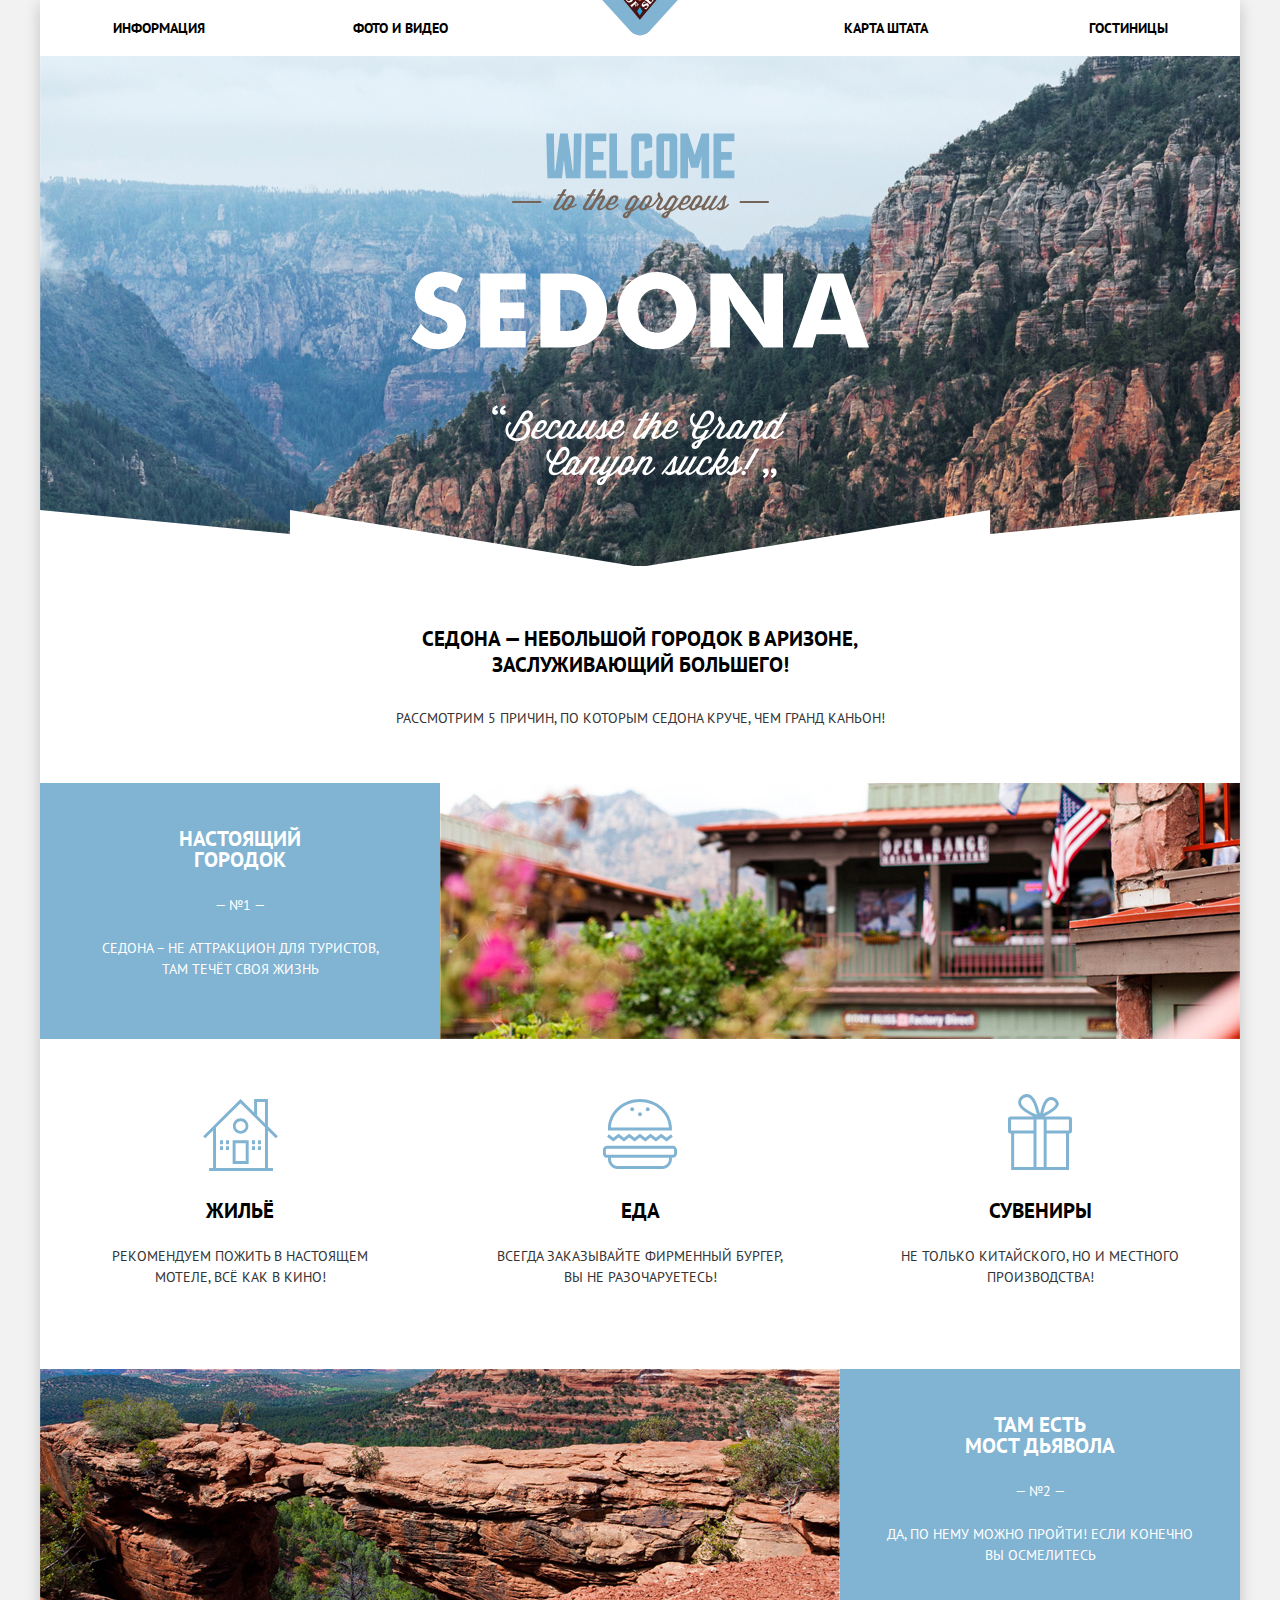
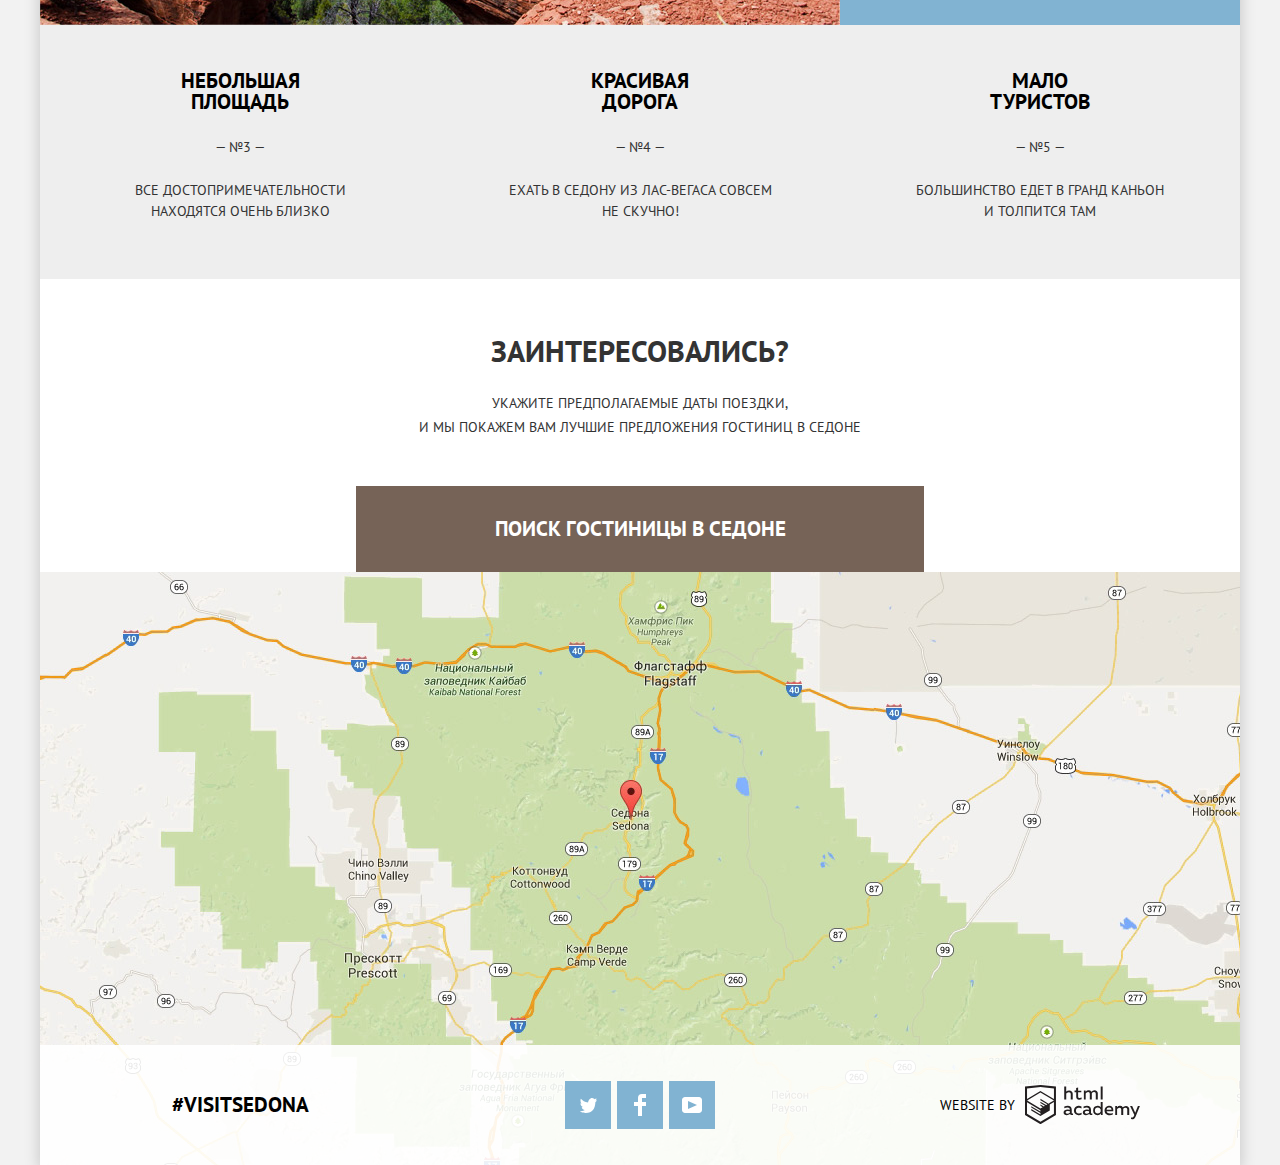
<file: index.html>
<!DOCTYPE html>
<html lang="ru">
	<head>
		<meta charset="utf-8">
		<title>HTML Academy: Седона</title>
		<link href="https://fonts.googleapis.com/css?family=PT+Sans:400,700&amp;subset=cyrillic" rel="stylesheet">
		<link rel="stylesheet" href="css/normalize.css">
		<link rel="stylesheet" href="css/style.min.css">
	</head>
	<body class="no-js">
		<div class="page-wrapper">
			<header class="main-header">
				<nav class="main-navigation">
					<a class="main-header-logo">
						<img src="img/logo.svg" width="140" height="72" alt="Логотип City of Sedona">
					</a>
					<ul class="site-navigation">
						<li><a href="#">Информация</a></li>
						<li><a href="#">Фото и видео</a></li>
						<li><a href="#">Карта штата</a></li>
						<li><a href="catalog.html">Гостиницы</a></li>
					</ul>
				</nav>
			</header>
			<main>
				<h1 class="visually-hidden">Туристический город Седона</h1>
				<div class="welcome">
					<img src="img/intro-welcome.svg" width="459" height="353" alt="Welcome to the gorgeous Sedona">
				</div>
				<div class="intro">
					<b>Седона &mdash; небольшой городок в Аризоне, заслуживающий большего!</b>
				</div>
				<p class="summary">Рассмотрим 5 причин, по которым Седона круче, чем гранд каньон!</p>
				<section class="features">
					<h2 class="visually-hidden">Причины посетить в Седону</h2>
					<ul class="features-list">
						<li class="features-item">
							<div class="features-description blue-background">
								<h3 class="features-title">Настоящий городок</h3>
								<span class="features-number">&mdash; №1 &mdash;</span>
								<p class="summary">Седона &ndash; не аттракцион для туристов, там течёт своя жизнь</p>
							</div>
							<div class="features-image">
								<img src="img/features1.jpg" width="800" height="256" alt="Фото города">
							</div>
							<ul class="features-sublist">
								<li class="features-sublist-item">
									<h3>Жильё</h3>
									<p class="summary">Рекомендуем пожить в настоящем мотеле, всё как в кино!</p>
								</li>
								<li class="features-sublist-item">
									<h3>Еда</h3>
									<p class="summary">Всегда заказывайте фирменный бургер, вы не разочаруетесь!</p>
								</li>
								<li class="features-sublist-item">
									<h3>Сувениры</h3>
									<p class="summary">Не только китайского, но и местного производства!</p>
								</li>
							</ul>
						</li>
						<li class="features-item">
							<div class="features-description blue-background">
								<h3 class="features-title">Там есть<br>Мост дьявола</h3>
								<span class="features-number">&mdash; №2 &mdash;</span>
								<p class="summary">Да, по нему можно пройти! Если конечно вы осмелитесь</p>
							</div>
							<div class="features-image">
								<img src="img/features2.jpg" width="800" height="256" alt="Фото моста">
							</div>
						</li>
						<li class="features-item grey-background">
							<h3 class="features-title">Небольшая площадь</h3>
							<span class="features-number">&mdash; №3 &mdash;</span>
							<p class="summary">Все достопримечательности находятся очень близко</p>
						</li>
						<li class="features-item grey-background">
							<h3 class="features-title">Красивая дорога</h3>
							<span class="features-number">&mdash; №4 &mdash;</span>
							<p class="summary">Ехать в Седону из Лас-Вегаса совсем не скучно!</p>
						</li>
						<li class="features-item grey-background">
							<h3 class="features-title">Мало туристов</h3>
							<span class="features-number">&mdash; №5 &mdash;</span>
							<p class="summary">Большинство едет в гранд каньон и толпится там</p>
						</li>
					</ul>
				</section>
				<section class="booking">
					<h2>Заинтересовались?</h2>
					<p>Укажите предполагаемые даты поездки,<br>и мы покажем вам лучшие предложения гостиниц в Cедоне</p>
					<div>
						<button class="modal-open-button" type="button">Поиск гостиницы в Седоне</button>
					</div>
				</section>
				<section class="modal-search">
					<h2 class="visually-hidden">Параметры поиска гостиницы в Седоне</h2>
					<form class="search-hotel-form" action="https://echo.htmlacademy.ru" method="post">
						<p class="search-hotel-item arrival-item">
							<label for="arrival-date">Дата заезда:</label>
							<input id="arrival-date" type="text" name="arrival-date" value="" placeholder="24 апреля 2017">
							<button class="calendar" type="button">
								Календарь
								<svg xmlns="http://www.w3.org/2000/svg" width="21" height="22" viewBox="0 0 21 22">
									<path d="M19.251 2.025h-2.845V.648c0-.381-.294-.689-.656-.689-.363 0-.656.308-.656.689v1.377h-3.938V.648c0-.381-.294-.689-.655-.689-.363 0-.657.308-.657.689v1.377H5.906V.648c0-.381-.294-.689-.656-.689-.363 0-.657.308-.657.689v1.377H1.75C.784 2.025 0 2.847 0 3.862v16.302C0 21.179.784 22 1.75 22h17.501c.966 0 1.749-.821 1.749-1.836V3.862c0-1.015-.783-1.837-1.749-1.837zm.437 18.139a.448.448 0 0 1-.437.459H1.75a.45.45 0 0 1-.438-.459V3.862a.45.45 0 0 1 .438-.459h2.844v1.378c0 .381.294.689.657.689.362 0 .656-.308.656-.689V3.403h3.938v1.378c0 .381.294.689.657.689.361 0 .655-.308.655-.689V3.403h3.938v1.378c0 .381.293.689.656.689.362 0 .656-.308.656-.689V3.403h2.845c.241 0 .437.206.437.459v16.302z"></path>
									<path d="M4.594 8.225h2.625v2.066H4.594zM4.594 11.668h2.625v2.067H4.594zM4.594 15.112h2.625v2.066H4.594zM9.188 15.112h2.625v2.066H9.188zM9.188 11.668h2.625v2.067H9.188zM9.188 8.225h2.625v2.066H9.188zM13.781 15.112h2.625v2.066h-2.625zM13.781 11.668h2.625v2.067h-2.625zM13.781 8.225h2.625v2.066h-2.625z"></path>
								</svg>
							</button>
						</p>
						<p class="search-hotel-item departure-item">
							<label for="departure-date">Дата выезда:</label>
							<input id="departure-date" type="text" name="departure-date" value="" placeholder="4 июля 2017">
							<button class="calendar" type="button">
								Календарь
								<svg xmlns="http://www.w3.org/2000/svg" width="21" height="22" viewBox="0 0 21 22">
									<path d="M19.251 2.025h-2.845V.648c0-.381-.294-.689-.656-.689-.363 0-.656.308-.656.689v1.377h-3.938V.648c0-.381-.294-.689-.655-.689-.363 0-.657.308-.657.689v1.377H5.906V.648c0-.381-.294-.689-.656-.689-.363 0-.657.308-.657.689v1.377H1.75C.784 2.025 0 2.847 0 3.862v16.302C0 21.179.784 22 1.75 22h17.501c.966 0 1.749-.821 1.749-1.836V3.862c0-1.015-.783-1.837-1.749-1.837zm.437 18.139a.448.448 0 0 1-.437.459H1.75a.45.45 0 0 1-.438-.459V3.862a.45.45 0 0 1 .438-.459h2.844v1.378c0 .381.294.689.657.689.362 0 .656-.308.656-.689V3.403h3.938v1.378c0 .381.294.689.657.689.361 0 .655-.308.655-.689V3.403h3.938v1.378c0 .381.293.689.656.689.362 0 .656-.308.656-.689V3.403h2.845c.241 0 .437.206.437.459v16.302z"></path>
									<path d="M4.594 8.225h2.625v2.066H4.594zM4.594 11.668h2.625v2.067H4.594zM4.594 15.112h2.625v2.066H4.594zM9.188 15.112h2.625v2.066H9.188zM9.188 11.668h2.625v2.067H9.188zM9.188 8.225h2.625v2.066H9.188zM13.781 15.112h2.625v2.066h-2.625zM13.781 11.668h2.625v2.067h-2.625zM13.781 8.225h2.625v2.066h-2.625z"></path>
								</svg>
							</button>
						</p>
						<div class="item-wrapper">
						<div class="search-hotel-item adult-item">
							<label for="adult-number">Взрослые:</label>
							<div class="search-hotel-item-btn">
								<input id="adult-number" type="text" name="adult-number" value="" placeholder="2">
								<button class="minus-btn" type="button">Минус</button>
								<button class="plus-btn" type="button">Плюс</button>
							</div>
						</div>
						<div class="search-hotel-item children-item">
							<label class="children-number" for="children-number">Дети:</label>
							<div class="search-hotel-item-btn">
								<input id="children-number" type="text" name="children-number" value="" placeholder="0">
								<button class="minus-btn" type="button">Минус</button>
								<button class="plus-btn" type="button">Плюс</button>
							</div>
						</div>
						</div>
						<button class="modal-search-button" type="submit">
							Найти
						</button>
					</form>
				</section>
				<div class="map">
					<iframe src="https://www.google.com/maps/embed?pb=!1m18!1m12!1m3!1d418821.0767118998!2d-112.03239201950795!3d34.90853691144896!2m3!1f0!2f0!3f0!3m2!1i1024!2i768!4f13.1!3m3!1m2!1s0x872da132f942b00d%3A0x5548c523fa6c8efd!2z0KHQtdC00L7QvdCwLCDQkNGA0LjQt9C-0L3QsCA4NjMzNiwg0KHQqNCQ!5e0!3m2!1sru!2sru!4v1544948900220" width="1200" height="593" style="border:0" allowfullscreen></iframe>
					<img src="img/map.jpg" width="1200" height="593" alt="Карта Седона">
				</div>
			</main>
			<footer>
				<div class="footer-hashtag">
					<b>#visitsedona</b>
				</div>
				<div class="footer-social">
					<ul>
						<li>
							<a class="social-button" href="#">
								<span class="visually-hidden">Twitter</span>
								<svg xmlns="http://www.w3.org/2000/svg" xmlns:xlink="http://www.w3.org/1999/xlink" width="17" height="15" viewBox="0 0 17 15">
									<path fill="#FFF" d="M10.95.144c1.685-.496 2.984.27 3.577 1.179.673-.231 1.331-.481 2.011-.708a2.345 2.345 0 0 1-.857 1.768c.685.17 1.304-.491 1.304-.491-.169 1-1.006 1.788-1.563 2.024-.231 6.75-3.175 11.217-10.077 11.082h-.446c-.41 0-4.164-.46-4.898-1.887 2.271.196 3.893-.422 4.693-1.177-.96-.3-2.679-.477-2.979-2.95.349.106.564.228 1.19.119C1.705 8.247.374 7.53.448 5.33c.285.328 1.067.536 1.34.472C1.085 5.561-.182 2.442.894.85c1.818 1.854 3.735 3.606 7.152 3.773C8.254 2.33 9.183.793 10.95.144z"></path>
								</svg>
							</a>
						</li>
						<li>
							<a class="social-button" href="#">
								<span class="visually-hidden">Facebook</span>
								<svg xmlns="http://www.w3.org/2000/svg" width="12" height="22" viewBox="0 0 12 22">
									<path fill="#FFF" d="M12 4V0H8a4 4 0 0 0-4 4v4H0v4h4v10h4V12h4V8H8V4h4z"></path>
								</svg>
							</a>
						</li>
						<li>
							<a class="social-button" href="#">
								<span class="visually-hidden">Youtube</span>
								<svg xmlns="http://www.w3.org/2000/svg" xmlns:xlink="http://www.w3.org/1999/xlink" width="20" height="16" viewBox="0 0 20 16">
									<path fill="#FFF" d="M17 0H3C1.35 0 0 1.35 0 3v10c0 1.65 1.35 3 3 3h14c1.65 0 3-1.35 3-3V3c0-1.65-1.35-3-3-3zM6.027 11.998V4.002L15.014 8l-8.987 3.998z"></path>
								</svg>
							</a>
						</li>
					</ul>
				</div>
				<div class="footer-copyright">
					<b>Website by</b>
					<a class="button copyright-button" href="https://htmlacademy.ru/intensive/htmlcss">
						<span class="visually-hidden">HTML Academy</span>
						<svg id="Layer_1" data-name="Layer 1" xmlns="http://www.w3.org/2000/svg" viewBox="0 0 108.08 36.85">
							<title>logo-htmlacademy-small1</title>
							<path d="M44.61,26.88a2,2,0,0,0,.55-0.1v1.33a3.25,3.25,0,0,1-1.18.21,1.67,1.67,0,0,1-1.67-1,4.84,4.84,0,0,1-3.14,1.08c-1.51,0-2.91-.83-2.91-2.55,0-2.13,2-2.79,3.71-2.79a11.08,11.08,0,0,1,2.17.25v-0.3c0-1-.76-1.77-2.19-1.77a7.42,7.42,0,0,0-3,.64v-1.7a10.21,10.21,0,0,1,3.19-.55c2.36,0,3.81,1.12,3.81,3.65v3a0.54,0.54,0,0,0,.49.59h0.17Zm-6.44-1.13A1.35,1.35,0,0,0,39.63,27h0.11a3.39,3.39,0,0,0,2.41-1V24.58a9.72,9.72,0,0,0-1.81-.21c-1,0-2.16.33-2.16,1.38h0Zm12.36-6.11a5,5,0,0,1,2.57.64V22a4.08,4.08,0,0,0-2.3-.7,2.75,2.75,0,1,0,0,5.49,5,5,0,0,0,2.43-.64v1.71a6.27,6.27,0,0,1-2.76.57A4.21,4.21,0,0,1,46,24.51q0-.21,0-0.41a4.32,4.32,0,0,1,4.18-4.46h0.38Zm12.17,7.24a2,2,0,0,0,.55-0.1v1.33a3.25,3.25,0,0,1-1.18.21,1.67,1.67,0,0,1-1.67-1,4.84,4.84,0,0,1-3.14,1.08c-1.51,0-2.91-.83-2.91-2.55,0-2.13,2-2.79,3.71-2.79a11.08,11.08,0,0,1,2.17.25v-0.3c0-1-.76-1.77-2.19-1.77a7.42,7.42,0,0,0-3,.64v-1.7a10.21,10.21,0,0,1,3.19-.55c2.36,0,3.81,1.12,3.81,3.65v3a0.54,0.54,0,0,0,.49.59h0.17Zm-6.44-1.13A1.35,1.35,0,0,0,57.73,27h0.11a3.39,3.39,0,0,0,2.41-1V24.58a9.72,9.72,0,0,0-1.81-.21c-1.06,0-2.16.33-2.16,1.38h0ZM73,16V28.2H71.35V26.88a3.88,3.88,0,0,1-3.19,1.54,4.4,4.4,0,0,1,0-8.78,3.81,3.81,0,0,1,3,1.3V16H73Zm-4.53,5.22a2.76,2.76,0,1,0,0,5.52A2.86,2.86,0,0,0,71.15,25V23A2.91,2.91,0,0,0,68.49,21.27ZM79,19.64c3.31,0,4.46,2.68,3.92,5.09H76.7c0.21,1.5,1.67,2.11,3.19,2.11a6.11,6.11,0,0,0,2.64-.59v1.6a7.14,7.14,0,0,1-3,.57C77,28.42,74.78,27,74.78,24a4.18,4.18,0,0,1,4-4.39H79Zm0.09,1.54a2.28,2.28,0,0,0-2.44,2.1v0.06H81.3A2,2,0,0,0,79.13,21.18Zm5.73,7V19.87h1.65v1a3.81,3.81,0,0,1,2.78-1.27A2.86,2.86,0,0,1,91.89,21a4.12,4.12,0,0,1,2.91-1.33A3.06,3.06,0,0,1,98,23V28.2h-1.9V23.05a1.59,1.59,0,0,0-1.42-1.75H94.42a2.8,2.8,0,0,0-2.07,1.12V28.2h-1.9V23.05A1.59,1.59,0,0,0,89,21.31H88.8a3,3,0,0,0-2.21,1.29v5.63H84.86Zm21.31-8.33h1.9l-3.91,9.46c-0.9,2.17-2.09,2.86-3.35,2.86a4.76,4.76,0,0,1-1.1-.14V30.46a2.86,2.86,0,0,0,.85.12c0.9,0,1.58-.64,2.07-1.9l0.17-.42-4-8.4h2l2.86,6.29ZM38.73,1.46V6.22a3.81,3.81,0,0,1,2.7-1.14,3.25,3.25,0,0,1,3.44,3.4v5.15H43V8.72a1.81,1.81,0,0,0-1.61-2h-0.3a2.93,2.93,0,0,0-2.32,1.39v5.52h-1.9V1.46h1.9ZM49.94,2.31v3h3V6.91h-3v3.81c0,1.1.5,1.46,1.58,1.46a4.49,4.49,0,0,0,1.69-.33v1.6A6.8,6.8,0,0,1,51,13.8a2.55,2.55,0,0,1-2.86-2.74V6.89H46.58V5.26h1.5V2.74Zm5.4,11.31V5.28H57v1A3.81,3.81,0,0,1,59.77,5a2.86,2.86,0,0,1,2.6,1.33A4.12,4.12,0,0,1,65.28,5,3.06,3.06,0,0,1,68.44,8.4v5.21h-1.9V8.46a1.59,1.59,0,0,0-1.42-1.75H64.89a2.8,2.8,0,0,0-2.07,1.12v5.78h-1.9V8.46A1.59,1.59,0,0,0,59.5,6.71H59.27A3,3,0,0,0,57.06,8v5.63H55.34ZM71.17,1.45H73V13.6H71.17V1.45ZM14.71,0H14.55L0,1.54V28.21l14.55,8.66,14.55-8.66V1.54Zm12.5,27.1L14.55,34.64,1.9,27.12V16.18l12.59,7.5V25L5.86,19.9v1.31l8.68,5.21v1.39L5.87,22.65V24l8.68,5.21,8.75-5.24V18.31L27.2,16V27.12Zm0-12.53-3.48,2-1.6,1L14.51,13v1.31L21,18.23H21l-0.14.09-1,.54-5.37-3.2V17l4.24,2.52-1,.67-3.2-1.9v1.31l2.1,1.24L14.5,22.1,2,14.65,14.51,7.11Zm0-1.32L14.49,5.76,1.91,13.25v-10L14.56,1.92,27.21,3.25v10h0Z" transform="translate(0 -0.02)" fill="#231f20"></path>
						</svg>
					</a>
				</div>
			</footer>
		</div>
		<script src="js/script.min.js"></script>
	</body>
</html>
</file>
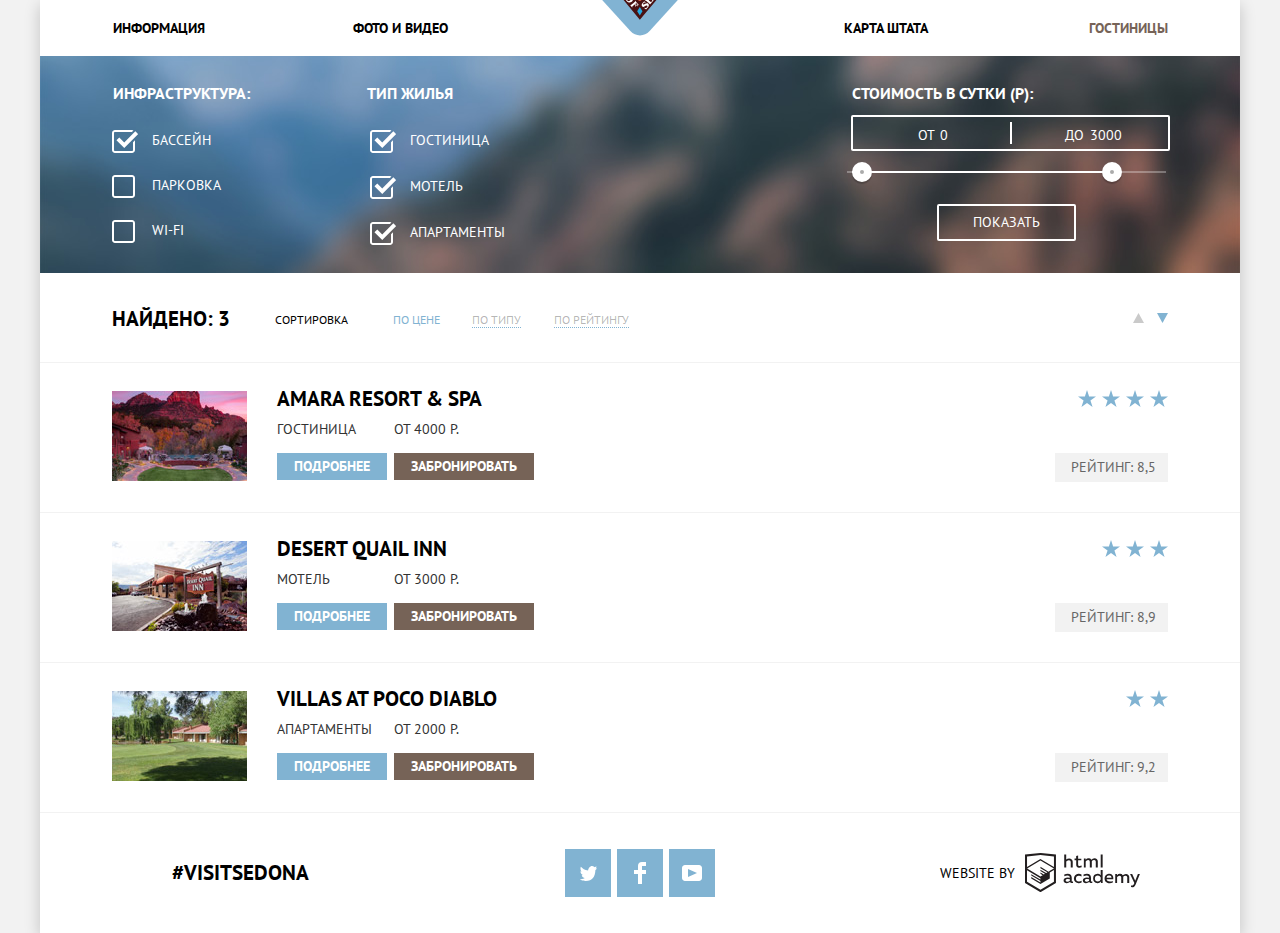
<file: catalog.html>
<!DOCTYPE html>
<html lang="ru">
	<head>
		<meta charset="utf-8">
		<title>HTML Academy: Седона</title>
		<link href="https://fonts.googleapis.com/css?family=PT+Sans:400,700&amp;subset=cyrillic" rel="stylesheet">
		<link rel="stylesheet" href="css/normalize.css">
		<link rel="stylesheet" href="css/style.min.css">
	</head>
	<body>
		<div class="page-wrapper">
			<header class="main-header">
				<nav class="main-navigation">
					<a href="index.html" class="main-header-logo">
						<img src="img/logo.svg" width="140" height="72" alt="Логотип города Седона">
					</a>
					<ul class="site-navigation">
						<li><a href="#">Информация</a></li>
						<li><a href="#">Фото и видео</a></li>
						<li><a href="#">Карта штата</a></li>
						<li class="site-navigation-current"><a href="catalog.html">Гостиницы</a></li>
					</ul>
				</nav>
			</header>
			<main>
				<section class="hotel-filters">
					<form class="filter" method="get" action="https://echo.htmlacademy.ru">
						<fieldset class="infrastructure">
							<legend>Инфраструктура:</legend>
							<ul>
								<li class="filter-option">
									<input class="visually-hidden filter-input filter-input-checkbox" type="checkbox" name="pool" id="filter-pool" checked>
									<label for="filter-pool">Бассейн</label>
								</li>
								<li class="filter-option">
									<input class="visually-hidden filter-input filter-input-checkbox" type="checkbox" name="parking" id="filter-parking">
									<label for="filter-parking">Парковка</label>
								</li>
								<li class="filter-option">
									<input class="visually-hidden filter-input filter-input-checkbox" type="checkbox" name="wifi" id="filter-wifi">
									<label for="filter-wifi">Wi-fi</label>
								</li>
							</ul>
						</fieldset>
						<fieldset class="type">
							<legend>Тип жилья</legend>
							<ul>
								<li class="filter-option">
									<input class="visually-hidden filter-input filter-input-checkbox" type="checkbox" name="hotel" id="filter-hotel" checked>
									<label for="filter-hotel">Гостиница</label>
								</li>
								<li class="filter-option">
									<input class="visually-hidden filter-input filter-input-checkbox" type="checkbox" name="motel" id="filter-motel" checked>
									<label for="filter-motel">Мотель</label>
								</li>
								<li class="filter-option">
									<input class="visually-hidden filter-input filter-input-checkbox" type="checkbox" name="apartments" id="filter-apartments" checked>
									<label for="filter-apartments">Апартаменты</label>
								</li>
							</ul>
						</fieldset>
						<fieldset class="cost">
							<legend>Стоимость в сутки (р):</legend>
							<div class="cost-range">
								<label class="min-price" for="from-range">От <input type="text" name="range-field" id="from-range" value="0"></label>
								<label class="max-price" for="to-range">До <input type="text" name="range-field" id="to-range" value="3000"></label>
							</div>
							<div class="range-controls">
								<div class="range-scale">
									<div class="bar"></div>
								</div>
								<div class="range-toggle range-toggle-min"></div>
								<div class="range-toggle range-toggle-max"></div>
							</div>
							<button type="submit" class="filter-button button">
								Показать
							</button>
						</fieldset>
					</form>
				</section>
				<section class="sorting-filters">
					<div class="wrapper">
						<p>Найдено: 3</p>
					</div>
					<div class="sorting">
						<h2 class="sorting-title">Сортировка</h2>
						<ul class="sorting-list">
							<li class="sorting-item sorting-item-active">
								<a href="#">По цене</a>
							</li>
							<li class="sorting-item">
								<a href="#">По типу</a>
							</li>
							<li class="sorting-item">
								<a href="#">По рейтингу</a>
							</li>
						</ul>
						<ul class="sorting-arrows">
							<li class="sorting-arrow-up">
								<a href="#">Вверх</a>
								<svg xmlns="http://www.w3.org/2000/svg" width="11" height="10" viewBox="0 0 11 10">
									<path fill="#231F20" d="M5.5 0L0 10h11z"/>
								</svg>
							</li>
							<li class="sorting-arrow-down sorting-arrow-down-active">
								<a href="#">Вниз</a>
								<svg xmlns="http://www.w3.org/2000/svg" width="11" height="10" viewBox="0 0 11 10">
									<path fill="#231F20" d="M5.5 10L0 0h11"/>
								</svg>
							</li>
						</ul>
					</div>
				</section>
				<section class="catalog">
					<h2 class="visually-hidden">Список гостиниц</h2>
					<ul class="catalog-list">
						<li class="catalog-item">
							<div class="catalog-item-image">
								<a href="catalog-item.html">
									<img src="img/amara-resort.jpg" width="135" height="90" alt="Гостиница Amara Resort & Spa">
								</a>
							</div>
							<div class="catalog-item-info">
								<h3>
									<a href="catalog-item.html">Amara Resort & Spa</a>
								</h3>
								<div class="catalog-item-price summary column">
									<div>
										<p>Гостиница</p>
										<a class="button" href="#">Подробнее</a>
									</div>
									<div>
										<p>От 4000 Р.</p>
										<a class="button-order" href="#">Забронировать</a>
									</div>
								</div>
							</div>
							<div class="catalog-item-rate">
								<div class="stars">
									Звёзды
									<span></span>
									<span></span>
									<span></span>
									<span></span>
								</div>
								<p class="rate summary">Рейтинг: 8,5</p>
							</div>
						</li>
						<li class="catalog-item">
							<div class="catalog-item-image">
								<a href="catalog-item.html">
									<img src="img/desert-quail.jpg" width="135" height="90" alt="Мотель Desert Quail Inn">
								</a>
							</div>
							<div class="catalog-item-info">
								<h3>
									<a href="catalog-item.html">Desert Quail Inn</a>
								</h3>
								<div class="catalog-item-price summary column">
									<div>
										<p>Мотель</p>
										<a class="button" href="#">Подробнее</a>
									</div>
									<div>
										<p>От 3000 Р.</p>
										<a class="button-order" href="#">Забронировать</a>
									</div>
								</div>
							</div>
							<div class="catalog-item-rate">
								<div class="stars">
									Звёзды
									<span></span>
									<span></span>
									<span></span>
								</div>
								<p class="rate summary">Рейтинг: 8,9</p>
							</div>
						</li>
						<li class="catalog-item">
							<div class="catalog-item-image">
								<a href="catalog-item.html">
									<img src="img/villas.jpg" width="135" height="90" alt="Апартаменты Villas at Poco Diablo">
								</a>
							</div>
							<div class="catalog-item-info">
								<h3>
									<a href="catalog-item.html">Villas at Poco Diablo</a>
								</h3>
								<div class="catalog-item-price summary column">
									<div>
										<p>Апартаменты</p>
										<a class="button" href="#">Подробнее</a>
									</div>
									<div>
										<p>От 2000 Р.</p>
										<a class="button-order" href="#">Забронировать</a>
									</div>
								</div>
							</div>
							<div class="catalog-item-rate">
								<div class="stars">
									Звёзды
									<span></span>
									<span></span>
								</div>
								<p class="rate summary">Рейтинг: 9,2</p>
							</div>
						</li>
					</ul>
				</section>
			</main>
			<footer class="inner-footer">
				<div class="footer-hashtag">
					<b>#visitsedona</b>
				</div>
				<div class="footer-social">
					<ul>
						<li>
							<a class="social-button" href="#">
								<span class="visually-hidden">Twitter</span>
								<svg xmlns="http://www.w3.org/2000/svg" xmlns:xlink="http://www.w3.org/1999/xlink" width="17" height="15" viewBox="0 0 17 15">
									<path fill="#FFF" d="M10.95.144c1.685-.496 2.984.27 3.577 1.179.673-.231 1.331-.481 2.011-.708a2.345 2.345 0 0 1-.857 1.768c.685.17 1.304-.491 1.304-.491-.169 1-1.006 1.788-1.563 2.024-.231 6.75-3.175 11.217-10.077 11.082h-.446c-.41 0-4.164-.46-4.898-1.887 2.271.196 3.893-.422 4.693-1.177-.96-.3-2.679-.477-2.979-2.95.349.106.564.228 1.19.119C1.705 8.247.374 7.53.448 5.33c.285.328 1.067.536 1.34.472C1.085 5.561-.182 2.442.894.85c1.818 1.854 3.735 3.606 7.152 3.773C8.254 2.33 9.183.793 10.95.144z"/>
								</svg>
							</a>
						</li>
						<li>
							<a class="social-button" href="#">
								<span class="visually-hidden">Facebook</span>
								<svg xmlns="http://www.w3.org/2000/svg" width="12" height="22" viewBox="0 0 12 22">
									<path fill="#FFF" d="M12 4V0H8a4 4 0 0 0-4 4v4H0v4h4v10h4V12h4V8H8V4h4z"/>
								</svg>
							</a>
						</li>
						<li>
							<a class="social-button" href="#">
								<span class="visually-hidden">Youtube</span>
								<svg xmlns="http://www.w3.org/2000/svg" xmlns:xlink="http://www.w3.org/1999/xlink" width="20" height="16" viewBox="0 0 20 16">
									<path fill="#FFF" d="M17 0H3C1.35 0 0 1.35 0 3v10c0 1.65 1.35 3 3 3h14c1.65 0 3-1.35 3-3V3c0-1.65-1.35-3-3-3zM6.027 11.998V4.002L15.014 8l-8.987 3.998z"/>
								</svg>
							</a>
						</li>
					</ul>
				</div>
				<div class="footer-copyright">
					<b>Website by</b>
					<a class="button copyright-button" href="https://htmlacademy.ru/intensive/htmlcss">
						<span class="visually-hidden">HTML Academy</span>
						<svg id="Layer_1" data-name="Layer 1" xmlns="http://www.w3.org/2000/svg" viewBox="0 0 108.08 36.85">
							<title>logo-htmlacademy-small1</title>
							<path d="M44.61,26.88a2,2,0,0,0,.55-0.1v1.33a3.25,3.25,0,0,1-1.18.21,1.67,1.67,0,0,1-1.67-1,4.84,4.84,0,0,1-3.14,1.08c-1.51,0-2.91-.83-2.91-2.55,0-2.13,2-2.79,3.71-2.79a11.08,11.08,0,0,1,2.17.25v-0.3c0-1-.76-1.77-2.19-1.77a7.42,7.42,0,0,0-3,.64v-1.7a10.21,10.21,0,0,1,3.19-.55c2.36,0,3.81,1.12,3.81,3.65v3a0.54,0.54,0,0,0,.49.59h0.17Zm-6.44-1.13A1.35,1.35,0,0,0,39.63,27h0.11a3.39,3.39,0,0,0,2.41-1V24.58a9.72,9.72,0,0,0-1.81-.21c-1,0-2.16.33-2.16,1.38h0Zm12.36-6.11a5,5,0,0,1,2.57.64V22a4.08,4.08,0,0,0-2.3-.7,2.75,2.75,0,1,0,0,5.49,5,5,0,0,0,2.43-.64v1.71a6.27,6.27,0,0,1-2.76.57A4.21,4.21,0,0,1,46,24.51q0-.21,0-0.41a4.32,4.32,0,0,1,4.18-4.46h0.38Zm12.17,7.24a2,2,0,0,0,.55-0.1v1.33a3.25,3.25,0,0,1-1.18.21,1.67,1.67,0,0,1-1.67-1,4.84,4.84,0,0,1-3.14,1.08c-1.51,0-2.91-.83-2.91-2.55,0-2.13,2-2.79,3.71-2.79a11.08,11.08,0,0,1,2.17.25v-0.3c0-1-.76-1.77-2.19-1.77a7.42,7.42,0,0,0-3,.64v-1.7a10.21,10.21,0,0,1,3.19-.55c2.36,0,3.81,1.12,3.81,3.65v3a0.54,0.54,0,0,0,.49.59h0.17Zm-6.44-1.13A1.35,1.35,0,0,0,57.73,27h0.11a3.39,3.39,0,0,0,2.41-1V24.58a9.72,9.72,0,0,0-1.81-.21c-1.06,0-2.16.33-2.16,1.38h0ZM73,16V28.2H71.35V26.88a3.88,3.88,0,0,1-3.19,1.54,4.4,4.4,0,0,1,0-8.78,3.81,3.81,0,0,1,3,1.3V16H73Zm-4.53,5.22a2.76,2.76,0,1,0,0,5.52A2.86,2.86,0,0,0,71.15,25V23A2.91,2.91,0,0,0,68.49,21.27ZM79,19.64c3.31,0,4.46,2.68,3.92,5.09H76.7c0.21,1.5,1.67,2.11,3.19,2.11a6.11,6.11,0,0,0,2.64-.59v1.6a7.14,7.14,0,0,1-3,.57C77,28.42,74.78,27,74.78,24a4.18,4.18,0,0,1,4-4.39H79Zm0.09,1.54a2.28,2.28,0,0,0-2.44,2.1v0.06H81.3A2,2,0,0,0,79.13,21.18Zm5.73,7V19.87h1.65v1a3.81,3.81,0,0,1,2.78-1.27A2.86,2.86,0,0,1,91.89,21a4.12,4.12,0,0,1,2.91-1.33A3.06,3.06,0,0,1,98,23V28.2h-1.9V23.05a1.59,1.59,0,0,0-1.42-1.75H94.42a2.8,2.8,0,0,0-2.07,1.12V28.2h-1.9V23.05A1.59,1.59,0,0,0,89,21.31H88.8a3,3,0,0,0-2.21,1.29v5.63H84.86Zm21.31-8.33h1.9l-3.91,9.46c-0.9,2.17-2.09,2.86-3.35,2.86a4.76,4.76,0,0,1-1.1-.14V30.46a2.86,2.86,0,0,0,.85.12c0.9,0,1.58-.64,2.07-1.9l0.17-.42-4-8.4h2l2.86,6.29ZM38.73,1.46V6.22a3.81,3.81,0,0,1,2.7-1.14,3.25,3.25,0,0,1,3.44,3.4v5.15H43V8.72a1.81,1.81,0,0,0-1.61-2h-0.3a2.93,2.93,0,0,0-2.32,1.39v5.52h-1.9V1.46h1.9ZM49.94,2.31v3h3V6.91h-3v3.81c0,1.1.5,1.46,1.58,1.46a4.49,4.49,0,0,0,1.69-.33v1.6A6.8,6.8,0,0,1,51,13.8a2.55,2.55,0,0,1-2.86-2.74V6.89H46.58V5.26h1.5V2.74Zm5.4,11.31V5.28H57v1A3.81,3.81,0,0,1,59.77,5a2.86,2.86,0,0,1,2.6,1.33A4.12,4.12,0,0,1,65.28,5,3.06,3.06,0,0,1,68.44,8.4v5.21h-1.9V8.46a1.59,1.59,0,0,0-1.42-1.75H64.89a2.8,2.8,0,0,0-2.07,1.12v5.78h-1.9V8.46A1.59,1.59,0,0,0,59.5,6.71H59.27A3,3,0,0,0,57.06,8v5.63H55.34ZM71.17,1.45H73V13.6H71.17V1.45ZM14.71,0H14.55L0,1.54V28.21l14.55,8.66,14.55-8.66V1.54Zm12.5,27.1L14.55,34.64,1.9,27.12V16.18l12.59,7.5V25L5.86,19.9v1.31l8.68,5.21v1.39L5.87,22.65V24l8.68,5.21,8.75-5.24V18.31L27.2,16V27.12Zm0-12.53-3.48,2-1.6,1L14.51,13v1.31L21,18.23H21l-0.14.09-1,.54-5.37-3.2V17l4.24,2.52-1,.67-3.2-1.9v1.31l2.1,1.24L14.5,22.1,2,14.65,14.51,7.11Zm0-1.32L14.49,5.76,1.91,13.25v-10L14.56,1.92,27.21,3.25v10h0Z" transform="translate(0 -0.02)" fill="#231f20"/>
						</svg>
					</a>
				</div>
			</footer>
		</div>
	</body>
</html>
</file>
<file: css/style.min.css>
body {margin: 0;padding: 0;position: relative;font-family: "PT Sans", Arial, sans-serif;font-size: 14px;line-height: 26px;font-weight: 700;color: #000000;text-transform: uppercase;background-color: #f2f2f2;}a {text-decoration: none;}.no-js .modal-search {display: block;}.visually-hidden,input[type="checkbox"].visually-hidden {position: absolute;width: 1px;height: 1px;margin: -1px;border: 0;padding: 0;white-space: nowrap;-webkit-clip-path: inset(100%);clip-path: inset(100%);clip: rect(0 0 0 0);overflow: hidden;}.page-wrapper {width: 1200px;margin: 0 auto;background-color: #ffffff;-webkit-box-shadow: 0 5px 15px rgba(0,1,1,.2);box-shadow: 0 5px 15px rgba(0,1,1,.2);}.page-wrapper main {position: relative;text-align: center;}.main-header {background-color: #ffffff;min-height: 55px;}.main-navigation {position: relative;color: #000000;}.main-header-logo {display: block;-ms-flex-item-align: center;-ms-grid-row-align: center;align-self: center;position: absolute;left: 50%;-webkit-transform: translateX(-50%);-ms-transform: translateX(-50%);transform: translateX(-50%);z-index: 1;width: 140px;height: 72px;}.site-navigation {display: -webkit-box;display: -ms-flexbox;display: flex;-webkit-box-align: center;-ms-flex-align: center;align-items: center;flex-wrap: wrap;width: 1055px;margin: 0 auto;padding: 15px 0;list-style: none;}.site-navigation li {width: 240px;}.site-navigation li:nth-child(2) {margin-right: auto;}.site-navigation li:nth-child(3),.site-navigation li:nth-child(4) {text-align: right;}.site-navigation a {color: #000000;}.site-navigation a:hover {color: #81b3d2;}.site-navigation a:focus,.site-navigation a:active {color: #bdbbbc;}.site-navigation-current a {color: #766357;}.welcome {display: -webkit-box;display: -ms-flexbox;display: flex;-webkit-box-pack: center;-ms-flex-pack: center;justify-content: center;position: relative;min-height: 510px;-webkit-box-sizing: border-box;box-sizing: border-box;padding-top: 77px;margin-bottom: 60px;background-color: #9faab6;background-image: url("../img/intro-bg.jpg");background-position: center 21%;background-repeat: no-repeat;}.welcome img {display: block;width: 459px;height: 353px;}.welcome::before {content: "";position: absolute;left: 0;bottom: -2.5px;width: 100%;height: 59px;background-image: url("../img/intro-mask.svg");background-position: center bottom;background-repeat: no-repeat;}.intro {width: 440px;margin: 0 auto;margin-bottom: 27px;text-align: center;font-size: 21px;line-height: 26px;color: #000000;}.summary {margin: 0 0 52px;font-weight: normal;color: #333333;}.features {margin: 45px 0 54px;}.features-list {display: -webkit-box;display: -ms-flexbox;display: flex;-ms-flex-wrap: wrap;flex-wrap: wrap;list-style: none;margin: 0;padding: 0;}.features-list h3 {width: 155px;margin: 0 auto;margin-bottom: 22px;font-size: 21px;line-height: 21px;}.features-item {-webkit-box-flex: 1;-ms-flex-positive: 1;flex-grow: 1;}.features-item:nth-child(1) {display: -webkit-box;display: -ms-flexbox;display: flex;-ms-flex-wrap: wrap;flex-wrap: wrap;}.features-item p,.features-item span {font-size: 14px;line-height: 21px;}.features-item p {margin: 0;margin-top: 20px;}.features-description {padding: 45px 50px;-webkit-box-sizing: border-box;box-sizing: border-box;}.features-number {font-weight: normal;color: #333333;}.blue-background .features-number {color: #ffffff;}.features-image {width: 800px;background-color: #81b3d2;}.features-image img {display: block;width: 800px;}.features-item:nth-child(2) {display: -webkit-box;display: -ms-flexbox;display: flex;}.features-item:nth-child(2) .features-description {-webkit-box-ordinal-group: 2;-ms-flex-order: 1;order: 1;padding: 45px;}.features-item:nth-child(4) {padding: 45px 65px;}.features-sublist{display: -webkit-box;display: -ms-flexbox;display: flex;list-style: none;-webkit-box-pack: center;-ms-flex-pack: center;justify-content: center;padding: 0;color: #000000;background-color: #ffffff;}.features-sublist-item {width: 400px;min-height: 330px;-webkit-box-sizing: border-box;box-sizing: border-box;position: relative;padding: 161px 55px 65px;}.features-sublist-item:nth-child(1)::before {content: "";width: 75px;height: 72px;position: absolute;top: 60px;left: 0;right: 0;margin: 0 auto;background-image: url("../img/house-symbol.svg");background-repeat: no-repeat;}.features-sublist-item:nth-child(2)::before {content: "";width: 74px;height: 70px;position: absolute;top: 60px;left: 0;right: 0;margin: 0 auto;background-image: url("../img/burger-symbol.svg");background-repeat: no-repeat;}.features-sublist-item:last-child::before {content: "";width: 64px;height: 76px;position: absolute;top: 55px;left: 0;right: 0;margin: 0 auto;background-image: url("../img/gift-symbol.svg");background-repeat: no-repeat;}.features-sublist-item h3,.features-sublist-item p {margin: 0 auto;}.features-sublist-item h3 {margin-bottom: 25px;}.blue-background {width: 400px;color: #ffffff;background-color: #81b3d2;}.blue-background p {color: #ffffff;}.grey-background {width: 400px;min-height: 254px;-webkit-box-sizing: border-box;box-sizing: border-box;padding: 45px 75px;color: #000000;background-color: #eeeeee;}.booking h2 {font-size: 30px;line-height: 36px;margin: 0 0 22px;font-weight: bold;color: #333333;}.booking p {margin: 0 20px;margin-bottom: 46px;line-height: 24px;margin: 0 0 47px;font-weight: normal;color: #333333;}.modal-open-button {display: inline-block;width: 568px;-webkit-box-sizing: border-box;box-sizing: border-box;position: relative;z-index: 3;padding: 30px 25px;vertical-align: center;text-align: center;font-size: 21px;line-height: 26px;font-weight: 700;color: #ffffff;text-transform: uppercase;background-color: #766357;border: none;}.modal-open-button:hover {background-color: #604e43;}.modal-open-button:focus,.modal-open-button:active {background-color: #503e33;color: rgba(255, 255, 255, 0.3);}@-webkit-keyframes slide {0% {-webkit-transform: translateY(-88px);transform: translateY(-88px);}20% {-webkit-transform: translateY(-78px);transform: translateY(-78px);}30% {-webkit-transform: translateY(-68px);transform: translateY(-68px);}40% {-webkit-transform: translateY(-58px);transform: translateY(-58px);}50% {-webkit-transform: translateY(-48px);transform: translateY(-48px);}60% {-webkit-transform: translateY(-38px);transform: translateY(-38px);}70% {-webkit-transform: translateY(-28px);transform: translateY(-28px);}80% {-webkit-transform: translateY(-18px);transform: translateY(-18px);}90% {-webkit-transform: translateY(-8px);transform: translateY(-8px);}100% {-webkit-transform: translateY(0px);transform: translateY(0px);}}@keyframes slide {0% {-webkit-transform: translateY(-88px);transform: translateY(-88px);}20% {-webkit-transform: translateY(-78px);transform: translateY(-78px);}30% {-webkit-transform: translateY(-68px);transform: translateY(-68px);}40% {-webkit-transform: translateY(-58px);transform: translateY(-58px);}50% {-webkit-transform: translateY(-48px);transform: translateY(-48px);}60% {-webkit-transform: translateY(-38px);transform: translateY(-38px);}70% {-webkit-transform: translateY(-28px);transform: translateY(-28px);}80% {-webkit-transform: translateY(-18px);transform: translateY(-18px);}90% {-webkit-transform: translateY(-8px);transform: translateY(-8px);}100% {-webkit-transform: translateY(0px);transform: translateY(0px);}}@-webkit-keyframes shake {0%,100% {-webkit-transform: translateX(0);transform: translateX(0);}10%,30%,50%,70%,90% {-webkit-transform: translateX(-10px);transform: translateX(-10px);}20%,40%,60%,80% {-webkit-transform: translateX(10px);transform: translateX(10px);}}@keyframes shake {0%,100% {-webkit-transform: translateX(0);transform: translateX(0);}10%,30%,50%,70%,90% {-webkit-transform: translateX(-10px);transform: translateX(-10px);}20%,40%,60%,80% {-webkit-transform: translateX(10px);transform: translateX(10px);}}.modal-error {-webkit-animation: shake 0.6s;animation: shake 0.6s;}.modal-search {position: relative;z-index: 2;display: none;}.modal-show {display: block;-webkit-animation: slide 0.3s;animation: slide 0.3s;}.search-hotel-form {position: absolute;left: 0;right: 0;background-color: #ffffff;width: 568px;-webkit-box-sizing: border-box;box-sizing: border-box;margin: 0 auto;padding: 55px;}.search-hotel-form p {margin: 0;}.search-hotel-form .search-hotel-item {display: -webkit-box;display: -ms-flexbox;display: flex;-webkit-box-align: center;-ms-flex-align: center;align-items: center;margin-bottom: 25px;position: relative;text-align: left;}.search-hotel-form input {-webkit-box-sizing: border-box;box-sizing: border-box;height: 40px;font-size: 14px;font-weight: 700;line-height: 26px;text-transform: uppercase;color: #000000;background-color: #f2f2f2;border: 2px solid #f2f2f2;}::-webkit-input-placeholder {color:#000000;text-transform: uppercase;}::-moz-placeholder {color:#000000;text-transform: uppercase;opacity: 1;}/* Firefox 19+ */:-moz-placeholder {color:#000000;text-transform: uppercase;opacity: 1;}/* Firefox 18- */:-ms-input-placeholder {color:#000000;text-transform: uppercase;}.search-hotel-form input:hover {background-color: #ebebeb;border: 2px solid #ebebeb;}.arrival-item input,.departure-item input {width: 346px;padding-left: 11px;margin-left: auto;}.search-hotel-item-btn {position: relative;width: 114px;}.adult-item input,.children-item input {width: 113px;text-align: center;}.search-hotel-form .item-wrapper {display: -webkit-box;display: -ms-flexbox;display: flex;-webkit-box-pack: justify;-ms-flex-pack: justify;justify-content: space-between;flex-wrap: wrap;padding-top: 5px;}.search-hotel-form input:focus {outline: none;background-color: transparent;border: 2px solid #ebebeb;}.search-hotel-form label {display: inline-block;margin-right: 15px;padding-left: 2px;font-size: 14px;font-weight: 700;line-height: 26px;vertical-align: center;color: #000000;}.adult-item input {margin-right: 50px;}.adult-item label {margin-right: 38px;}.children-item label {margin-right: 25px;padding-left: 50px;}.calendar {position: absolute;top: 0;right: 0;width: 40px;height: 40px;padding: 0;font-size: 0px;background-color: transparent;border: none;outline: none;}.calendar path {opacity: 0.5;}.calendar:hover path {opacity: 1;}.calendar:focus path,.calendar:active path {fill: #81b3d2;}.minus-btn,.plus-btn {position: absolute;top: 0;width: 40px;height: 40px;padding: 0;font-size: 0px;background-color: transparent;border: none;outline: none;cursor: pointer;}.minus-btn {left: 0;}.plus-btn {right: 0;}.minus-btn::after {content: "";position: absolute;top: 18px;right: 16px;width: 12px;height: 3px;background-color: #898989;}.minus-btn:hover::after,.plus-btn:hover::before,.plus-btn:hover::after {background-color: #000000;}.minus-btn:focus::after,.minus-btn:active::after,.plus-btn:focus::before,.plus-btn:focus::after,.plus-btn:active::before,.plus-btn:active::after {background-color: #81b3d2;}.plus-btn::before {content: "";position: absolute;top: 18px;right: 15px;width: 11px;height: 3px;background-color: #898989;}.plus-btn::after {content: "";position: absolute;top: 14px;left: 18px;width: 3px;height: 11px;background-color: #898989;}.modal-search-button {display: inline-block;width: 458px;padding: 16px 20px;margin-top: 27px;font-size: 21px;line-height: 26px;font-weight: 700;color: #ffffff;vertical-align: center;text-align: center;text-transform: uppercase;background-color: #81b3d2;border: none;}.modal-search-button:hover {background-color: #669ec0;}.modal-search-button:focus,.modal-search-button:active {color: rgba(255, 255, 255, 0.3);background-color: #5496bd;}.map {position: relative;height: 593px;}.map iframe {display: block;height: 588px;position: relative;z-index: 1;border: 0;}.map img {position: absolute;top: 0;left: 0;display: block;width: 100%;height: 593px;}.hotel-filters {padding: 10px 72px 5px;font-size: 14px;line-height: 21px;font-weight: normal;text-align: left;color: #ffffff;background-color: #4e555c;background-image: url("../img/filter-background.jpg");background-position: center 25%;background-repeat: no-repeat;}.filter {display: -webkit-box;display: -ms-flexbox;display: flex;}.hotel-filters fieldset {border: none;padding: 0;}.hotel-filters legend {font-size: 16px;line-height: 21px;font-weight: 700;color: #ffffff;}.hotel-filters ul {margin: 0;padding: 0;list-style: none;}.infrastructure .filter-option {margin-bottom: 24px;padding-left: 40px;}.type .filter-option {margin-bottom: 25px;padding-left: 44px;}.filter-option label {position: relative;display: block;cursor: pointer;}.filter-input-checkbox + label::before {content: "";position: absolute;width: 26px;height: 26px;top: 0;left: -40px;background-image: url("../img/checkbox-off.svg");background-repeat: no-repeat;}.filter-input-checkbox:checked + label::before {background-image: url("../img/checkbox-on.svg");background-repeat: no-repeat;}.infrastructure legend,.type legend {margin-bottom: 26px;padding-top: 17px;padding-left: 1px;}.infrastructure {margin-right: 116px;margin-left: 0;}fieldset.type {margin-right: auto;margin-left: 0;}.filter-input:hover + label,.filter-input:focus + label {color: #ffffff;}.filter-input:focus + label {outline: 1px solid #81b3d2;}.filter-input:disabled + label {color: #6a6a6a;opacity: 0.6;}.filter-input:disabled + label::before {opacity: 0.6;}.cost {width: 319px;text-align: left;}.cost legend {margin-left: 5px;padding-top: 17px;margin-bottom: 11px;}.cost-range {position: relative;height: 32px;margin-bottom: 20px;font-size: 0;border: 2px solid #ffffff;border-radius: 2px;left:4px;}.cost-range::after {content: "";position: absolute;width: 2px;height: 22px;background-color: #ffffff;top: 50%;left: 50%;-webkit-transform: translate(-50%, -50%);-ms-transform: translate(-50%, -50%);transform: translate(-50%, -50%);}.cost-range label {display: inline-block;font-size: 14px;line-height: 32px;vertical-align: top;cursor: pointer;}.cost-range .min-price {width: 90px;padding-left: 65px;line-height: 21px;}.cost-range .max-price {width: 90px;padding-left: 57px;}.cost-range input {width: 50px;height: 33px;margin: 0;color: #ffffff;font-size: 14px;line-height: 38px;background: none;border: none;}.range-controls {position: relative;margin-bottom: 31px;}.range-controls .range-scale {height: 2px;background-color: rgba(255, 255, 255, 0.3);}.range-controls .bar {width: 80%;height: 2px;margin-left: 5px;background-color: #ffffff;}.range-toggle {position: absolute;top: -9px;width: 4px;height: 4px;background-color: #ababab;border: 8px solid #ffffff;border-radius: 50%;-webkit-box-shadow: 0 2px 1px 0 rgba(0, 1, 1, 0.2);box-shadow: 0 2px 1px 0 rgba(0, 1, 1, 0.2);cursor: pointer;}.range-toggle:hover {width: 5px;height: 5px;border: 9px solid #ffffff;}.range-toggle-min {left: 5px;}.range-toggle-max {left: 80%;}.filter-button {display: block;margin: 0 auto;padding: 6px 34px;font-size: 14px;line-height: 21px;font-weight: normal;color: #ffffff;text-transform: uppercase;text-align: center;background-color: transparent;border: 2px solid #ffffff;border-radius: 2px;cursor: pointer;}.filter-button:hover,.filter-button:focus,.filter-button:active {color: #000000;background-color: #ffffff;}.sorting-filters {display: -webkit-box;display: -ms-flexbox;display: flex;-webkit-box-pack: justify;-ms-flex-pack: justify;justify-content: space-between;-webkit-box-align: flex-end;-ms-flex-align: flex-end;align-items: flex-end;padding: 30px 72px;font-size: 12px;line-height: 18px;}.sorting-filters p {margin: 0;font-size: 21px;line-height: 26px;color: #000000;}.sorting-filters .wrapper {width: 118px;margin-right: 40px;}.sorting {display: -webkit-box;display: -ms-flexbox;display: flex;-webkit-box-align: center;-ms-flex-align: center;align-items: center;-webkit-box-flex: 1;-ms-flex-positive: 1;flex-grow: 1;padding-top: 5px;}.sorting-title {margin: 0;font-size: 12px;line-height: 18px;color: #000000;padding-left: 5px;font-weight: normal;}.sorting-list {display: -webkit-box;display: -ms-flexbox;display: flex;justify-content: flex-start;flex-wrap: wrap;list-style: none;margin: 0;margin-right: auto;padding-left: 30px;}.sorting-item {width: 77px;margin-right: 3px;}.sorting-item:nth-child(2) {margin-right: 18px;}.sorting-item a {font-size: 12px;line-height: 18px;font-weight: 400;color: rgba(0, 0, 0, 0.3);border-bottom: 1px dotted #81b3d2;}.sorting-item a:hover {color: #81b3d2;border-bottom: 1px dotted #81b3d2;}.sorting-item a:focus,.sorting-item a:active {color: #000000;border-bottom: none;}.sorting-item-active a {color: #81b3d2;border-bottom: none;}.sorting-arrows {display: -webkit-box;display: -ms-flexbox;display: flex;width: 35px;list-style: none;font-size: 0;margin: 0;padding-top: 5px;}.sorting-arrow-up {margin-right: auto;}.sorting-arrow-up path,.sorting-arrow-down path {fill: #cacaca;}.sorting-arrow-down-active path {fill: #81b3d2;}.sorting-arrow-up:hover path,.sorting-arrow-down:hover path {fill: #000000;}.sorting-arrow-up:focus path,.sorting-arrow-up:active path,.sorting-arrow-down:focus path,.sorting-arrow-down:active path {fill: #81b3d2;}.catalog-list {margin: 0;padding: 0;list-style: none;}.catalog-item {display: -webkit-box;display: -ms-flexbox;display: flex;-webkit-box-align: start;-ms-flex-align: start;align-items: flex-start;width: 100%;-webkit-box-sizing: border-box;box-sizing: border-box;padding: 23px 72px 30px;text-align: left;border-top: 1px solid #f2f2f2;}.catalog-item:last-child {border-bottom: 1px solid #f2f2f2;}.catalog-item h3 {font-size: 21px;line-height: 26px;color: #000000;margin: 0;}.catalog-item-image {margin-top: 5px;margin-right: 30px;width: 135px;height: 90px;}.catalog-item-info {max-width: 750px;margin-right: auto;}.catalog-item-info p {margin: 0;margin-bottom: 11px;}.catalog-item a {color: #000000;}.catalog-item a:hover {color: #81b3d2;}.catalog-item a:focus,.catalog-item a:active {color: #bdbbbc;}.catalog-item-info .column {display: -webkit-box;display: -ms-flexbox;display: flex;}.catalog-item-info .column div:last-child {margin-left: 7px;}.catalog-item-price {width: 265px;padding-top: 5px;}.catalog-item-price .button,.catalog-item-price .button-order {display: inline-block;padding: 3px 17px;font-size: 14px;line-height: 21px;font-weight: 700;color: #ffffff;vertical-align: center;text-align: center;text-transform: uppercase;border: none;}.catalog-item-price .button {background-color: #81b3d2;}.catalog-item-price .button:hover {color: #ffffff;background-color: #669ec0;}.catalog-item-price .button:focus,.catalog-item-price .button:active {color: rgba(255, 255, 255, 0.3);background-color: #5496bd;}.catalog-item-price .button-order {background-color: #766357;}.catalog-item-price .button-order:hover {color: #ffffff;background-color: #604e43;}.catalog-item-price .button-order:focus,.catalog-item-price .button-order:active {color: rgba(255, 255, 255, 0.3);background-color: #503e33;}.catalog-item .summary {margin: 0;padding-top: 4px;}.catalog-item-rate {width: 113px;padding-top: 1px;text-align: right;}.stars {display: -webkit-box;display: -ms-flexbox;display: flex;-webkit-box-pack: end;-ms-flex-pack: end;justify-content: flex-end;font-size: 0;}.stars span {display: block;width: 18px;height: 17px;margin-top: 3px;margin-right: 6px;background-image: url("../img/star-rate.svg");background-repeat: no-repeat;}.stars span:last-of-type {margin-right: 0;}.catalog-item .rate {margin-top: 40px;padding: 4px 12px;font-size: 14px;line-height: 21px;font-weight: normal;color: #666666;background-color: #f2f2f2;}footer {display: -webkit-box;display: -ms-flexbox;display: flex;-webkit-box-align: center;-ms-flex-align: center;align-items: center;-webkit-box-pack: center;-ms-flex-pack: center;justify-content: center;position: absolute;bottom: 0;z-index: 1;padding: 36px 0;color: #000000;background-color: rgba(255, 255, 255, 0.9);}.inner-footer {position: static;}.footer-hashtag {font-size: 21px;line-height: 26px;width: 400px;text-align: center;}.footer-social {width: 400px;text-align: center;}.social-button {display: -webkit-box;display: -ms-flexbox;display: flex;-webkit-box-pack: center;-ms-flex-pack: center;justify-content: center;-webkit-box-align: center;-ms-flex-align: center;align-items: center;width: 46px;height: 48px;margin-left: 3px;margin-right: 3px;background-color: #81b3d2;}.social-button:hover {background-color: #669ec0;}.social-button:active {background-color: #5496bd;}.social-button:active path {fill: rgba(255, 255, 255, 0.3);}.footer-social ul {display: -webkit-box;display: -ms-flexbox;display: flex;-webkit-box-pack: justify;-ms-flex-pack: justify;justify-content: center;list-style: none;margin: 0 auto;padding: 0;}.footer-copyright {display: -webkit-box;display: -ms-flexbox;display: flex;-webkit-box-pack: center;-ms-flex-pack: center;justify-content: center;-webkit-box-align: center;-ms-flex-align: center;align-items: center;width: 400px;margin: 0 auto;padding: 0;text-align: center;}.footer-copyright b {display: block;margin-right: 10px;font-size: 14px;line-height: 26px;font-weight: normal;color: #000000;}.footer-copyright a {display: block;width: 115px;height: 40px;}.footer-social svg,.footer-copyright svg {pointer-events: none;}.copyright-button:hover path {fill: #81b3d2;}.copyright-button:focus path,.copyright-button a:active path {fill: #bdbbbc;}
</file>
